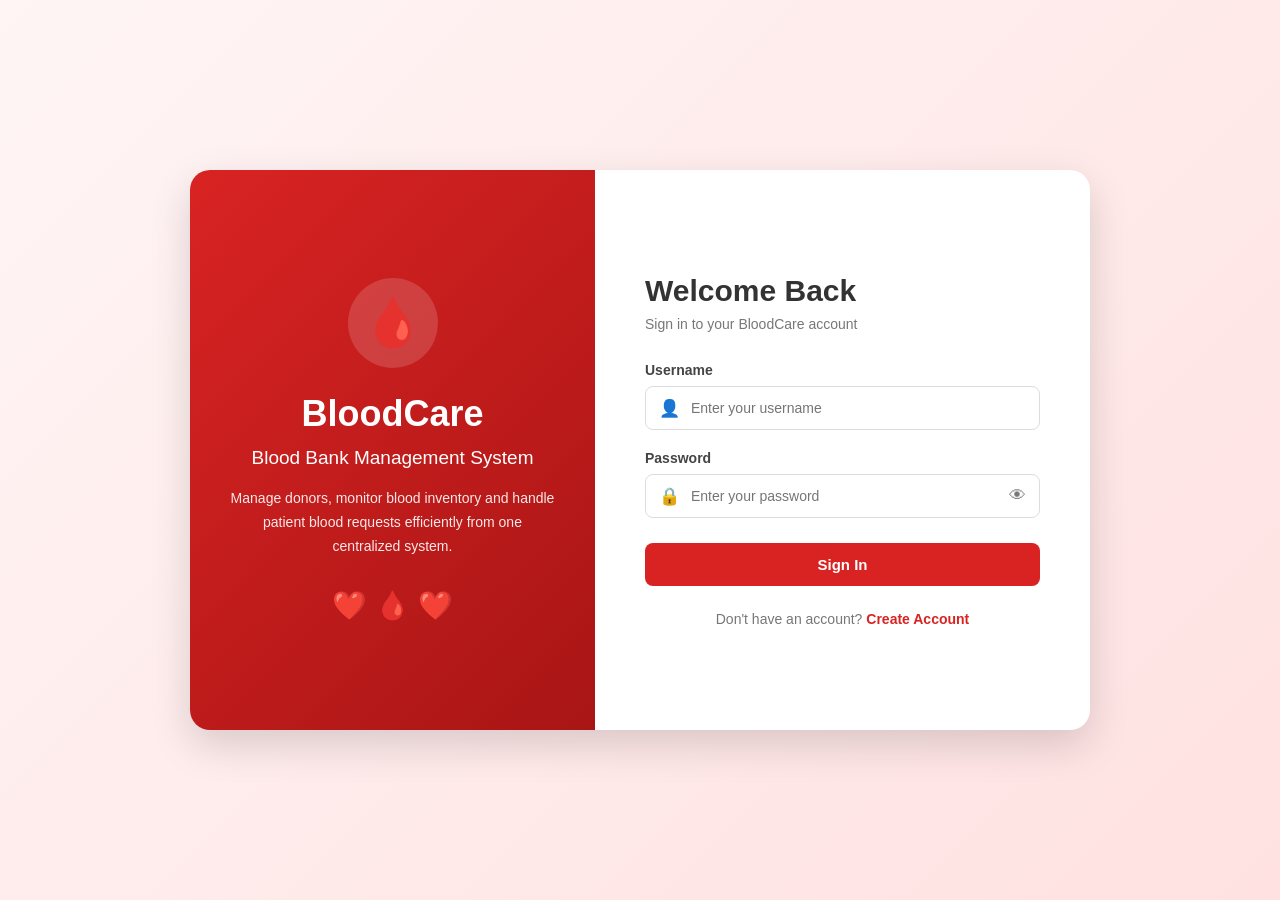
<file: bank/src/main/resources/static/login.html>
<!DOCTYPE html>
<html lang="en">

<head>

    <meta charset="UTF-8">

    <meta name="viewport"
          content="width=device-width, initial-scale=1.0">

    <title>Login - BloodCare</title>


    <style>

        * {
            margin: 0;
            padding: 0;
            box-sizing: border-box;
            font-family: Arial, sans-serif;
        }


        body {

            min-height: 100vh;

            background:
                linear-gradient(
                    135deg,
                    #fff5f5,
                    #ffe1e1
                );

            display: flex;

            align-items: center;

            justify-content: center;

            padding: 20px;
        }


        /* ================= MAIN CONTAINER ================= */

        .container {

            width: 900px;

            max-width: 100%;

            min-height: 560px;

            background: white;

            border-radius: 20px;

            overflow: hidden;

            display: flex;

            box-shadow:
                0 15px 40px
                rgba(0, 0, 0, 0.15);
        }


        /* ================= LEFT SIDE ================= */

        .left-section {

            width: 45%;

            background:
                linear-gradient(
                    135deg,
                    #d92323,
                    #a91515
                );

            color: white;

            padding: 50px 40px;

            display: flex;

            flex-direction: column;

            justify-content: center;

            align-items: center;

            text-align: center;
        }


        .blood-icon {

            width: 90px;

            height: 90px;

            background:
                rgba(255,255,255,0.15);

            border-radius: 50%;

            display: flex;

            align-items: center;

            justify-content: center;

            font-size: 48px;

            margin-bottom: 25px;
        }


        .left-section h1 {

            font-size: 36px;

            margin-bottom: 12px;
        }


        .left-section h3 {

            font-size: 19px;

            font-weight: normal;

            margin-bottom: 18px;
        }


        .left-section p {

            font-size: 14px;

            line-height: 1.7;

            opacity: 0.9;

            max-width: 330px;
        }


        .heart-line {

            margin-top: 30px;

            font-size: 28px;
        }


        /* ================= RIGHT SIDE ================= */

        .right-section {

            width: 55%;

            padding: 50px;

            display: flex;

            flex-direction: column;

            justify-content: center;
        }


        .form-container {

            width: 100%;

            max-width: 400px;

            margin: auto;
        }


        .form-container h2 {

            font-size: 30px;

            color: #333;

            margin-bottom: 8px;
        }


        .form-subtitle {

            color: #777;

            font-size: 14px;

            margin-bottom: 30px;
        }


        /* ================= FORM ================= */

        .form-group {

            margin-bottom: 20px;
        }


        .form-group label {

            display: block;

            font-size: 14px;

            font-weight: bold;

            color: #444;

            margin-bottom: 8px;
        }


        .input-box {

            position: relative;
        }


        .input-icon {

            position: absolute;

            left: 14px;

            top: 50%;

            transform:
                translateY(-50%);

            font-size: 17px;
        }


        .form-group input {

            width: 100%;

            padding: 13px 14px 13px 45px;

            border: 1px solid #ddd;

            border-radius: 8px;

            font-size: 14px;

            outline: none;

            transition: 0.2s;
        }


        .form-group input:focus {

            border-color: #d92323;

            box-shadow:
                0 0 0 3px
                rgba(217,35,35,0.1);
        }


        /* ================= PASSWORD ================= */

        .password-wrapper {

            position: relative;
        }


        .password-wrapper input {

            padding-right: 50px;
        }


        .show-password {

            position: absolute;

            right: 14px;

            top: 50%;

            transform:
                translateY(-50%);

            cursor: pointer;

            color: #777;

            font-size: 17px;
        }


        /* ================= LOGIN BUTTON ================= */

        .login-button {

            width: 100%;

            padding: 13px;

            border: none;

            border-radius: 8px;

            background: #d92323;

            color: white;

            font-size: 15px;

            font-weight: bold;

            cursor: pointer;

            margin-top: 5px;

            transition: 0.2s;
        }


        .login-button:hover {

            background: #b91d1d;

            transform:
                translateY(-1px);
        }


        .login-button:disabled {

            background: #aaa;

            cursor: not-allowed;

            transform: none;
        }


        /* ================= MESSAGE ================= */

        #loginMessage {

            display: none;

            padding: 12px;

            margin-top: 15px;

            border-radius: 7px;

            font-size: 13px;

            text-align: center;
        }


        .error-message {

            background: #fdecec;

            color: #c62828;
        }


        .success-message {

            background: #e8f5e9;

            color: #2e7d32;
        }


        /* ================= CREATE ACCOUNT ================= */

        .create-account {

            text-align: center;

            margin-top: 25px;

            font-size: 14px;

            color: #777;
        }


        .create-account button {

            background: none;

            border: none;

            color: #d92323;

            font-weight: bold;

            cursor: pointer;

            font-size: 14px;
        }


        .create-account button:hover {

            text-decoration: underline;
        }


        /* ================= REGISTER FORM ================= */

        #registerSection {

            display: none;
        }


        .back-login {

            text-align: center;

            margin-top: 20px;

            font-size: 14px;

            color: #777;
        }


        .back-login button {

            background: none;

            border: none;

            color: #d92323;

            font-weight: bold;

            cursor: pointer;

            font-size: 14px;
        }


        /* ================= RESPONSIVE ================= */

        @media (max-width: 750px) {

            .container {

                flex-direction: column;

                width: 500px;
            }


            .left-section {

                width: 100%;

                padding: 35px 25px;
            }


            .left-section h1 {

                font-size: 30px;
            }


            .left-section p {

                display: none;
            }


            .heart-line {

                display: none;
            }


            .right-section {

                width: 100%;

                padding: 35px 25px;
            }

        }

    </style>

</head>


<body>


    <!-- ================= MAIN CONTAINER ================= -->

    <div class="container">


        <!-- ================= LEFT ================= -->

        <div class="left-section">


            <div class="blood-icon">
                🩸
            </div>


            <h1>
                BloodCare
            </h1>


            <h3>
                Blood Bank Management System
            </h3>


            <p>

                Manage donors, monitor blood
                inventory and handle patient
                blood requests efficiently
                from one centralized system.

            </p>


            <div class="heart-line">
                ❤️ 🩸 ❤️
            </div>


        </div>


        <!-- ================= RIGHT ================= -->

        <div class="right-section">


            <div class="form-container">


                <!-- ================= LOGIN ================= -->

                <div id="loginSection">


                    <h2>
                        Welcome Back
                    </h2>


                    <p class="form-subtitle">

                        Sign in to your BloodCare account

                    </p>


                    <form id="loginForm">


                        <!-- USERNAME -->

                        <div class="form-group">


                            <label>
                                Username
                            </label>


                            <div class="input-box">


                                <span class="input-icon">
                                    👤
                                </span>


                                <input
                                    type="text"
                                    id="loginUsername"
                                    placeholder="Enter your username"
                                    required>


                            </div>


                        </div>


                        <!-- PASSWORD -->

                        <div class="form-group">


                            <label>
                                Password
                            </label>


                            <div class="input-box password-wrapper">


                                <span class="input-icon">
                                    🔒
                                </span>


                                <input
                                    type="password"
                                    id="loginPassword"
                                    placeholder="Enter your password"
                                    required>


                                <span
                                    class="show-password"
                                    onclick="togglePassword(
                                        'loginPassword',
                                        this
                                    )">

                                    👁

                                </span>


                            </div>


                        </div>


                        <!-- LOGIN BUTTON -->

                        <button
                            type="submit"
                            class="login-button"
                            id="loginButton">

                            Sign In

                        </button>


                    </form>


                    <!-- MESSAGE -->

                    <div id="loginMessage"></div>


                    <!-- CREATE ACCOUNT -->

                    <div class="create-account">

                        Don't have an account?

                        <button
                            type="button"
                            onclick="showRegister()">

                            Create Account

                        </button>

                    </div>


                </div>


                <!-- ================= REGISTER ================= -->

                <div id="registerSection">


                    <h2>
                        Create Account
                    </h2>


                    <p class="form-subtitle">

                        Create your BloodCare staff account

                    </p>


                    <form id="registerForm">


                        <!-- USERNAME -->

                        <div class="form-group">


                            <label>
                                Username
                            </label>


                            <div class="input-box">


                                <span class="input-icon">
                                    👤
                                </span>


                                <input
                                    type="text"
                                    id="registerUsername"
                                    placeholder="Choose a username"
                                    required>


                            </div>


                        </div>


                        <!-- PASSWORD -->

                        <div class="form-group">


                            <label>
                                Password
                            </label>


                            <div class="input-box password-wrapper">


                                <span class="input-icon">
                                    🔒
                                </span>


                                <input
                                    type="password"
                                    id="registerPassword"
                                    placeholder="Create a password"
                                    required>


                                <span
                                    class="show-password"
                                    onclick="togglePassword(
                                        'registerPassword',
                                        this
                                    )">

                                    👁

                                </span>


                            </div>


                        </div>


                        <!-- CONFIRM PASSWORD -->

                        <div class="form-group">


                            <label>
                                Confirm Password
                            </label>


                            <div class="input-box password-wrapper">


                                <span class="input-icon">
                                    🔒
                                </span>


                                <input
                                    type="password"
                                    id="confirmRegisterPassword"
                                    placeholder="Confirm your password"
                                    required>


                                <span
                                    class="show-password"
                                    onclick="togglePassword(
                                        'confirmRegisterPassword',
                                        this
                                    )">

                                    👁

                                </span>


                            </div>


                        </div>


                        <!-- REGISTER BUTTON -->

                        <button
                            type="submit"
                            class="login-button">

                            Create Account

                        </button>


                    </form>


                    <!-- REGISTER MESSAGE -->

                    <div id="registerMessage"></div>


                    <!-- BACK TO LOGIN -->

                    <div class="back-login">

                        Already have an account?

                        <button
                            type="button"
                            onclick="showLogin()">

                            Sign In

                        </button>

                    </div>


                </div>


            </div>


        </div>


    </div>


    <!-- ================= JAVASCRIPT ================= -->

    <script>


        /* ================= SHOW LOGIN ================= */

        function showLogin() {

            document.getElementById(
                "loginSection"
            ).style.display =
                "block";


            document.getElementById(
                "registerSection"
            ).style.display =
                "none";

        }


        /* ================= SHOW REGISTER ================= */

        function showRegister() {

            document.getElementById(
                "loginSection"
            ).style.display =
                "none";


            document.getElementById(
                "registerSection"
            ).style.display =
                "block";

        }


        /* ================= PASSWORD TOGGLE ================= */

        function togglePassword(
            inputId,
            element
        ) {


            const input =
                document.getElementById(
                    inputId
                );


            if (
                input.type ===
                "password"
            ) {

                input.type =
                    "text";

                element.textContent =
                    "🙈";

            }
            else {

                input.type =
                    "password";

                element.textContent =
                    "👁";

            }

        }


        /* ================= LOGIN ================= */

        document.getElementById(
            "loginForm"
        ).addEventListener(
            "submit",
            async function (event) {

                event.preventDefault();


                const username =
                    document.getElementById(
                        "loginUsername"
                    ).value.trim();


                const password =
                    document.getElementById(
                        "loginPassword"
                    ).value;


                const message =
                    document.getElementById(
                        "loginMessage"
                    );


                const button =
                    document.getElementById(
                        "loginButton"
                    );


                /* CLEAR MESSAGE */

                message.style.display =
                    "none";


                /* DISABLE BUTTON */

                button.disabled =
                    true;

                button.textContent =
                    "Signing In...";


                try {


                    /*
                     * First check login
                     * against Spring Boot.
                     */

                    const loginResponse =
                        await fetch(
                            "/users/login",
                            {

                                method: "POST",

                                headers: {
                                    "Content-Type":
                                        "application/json"
                                },

                                body:
                                    JSON.stringify({

                                        username:
                                            username,

                                        password:
                                            password

                                    })

                            }
                        );


                    const loginResult =
                        await loginResponse.text();


                    /* LOGIN FAILED */

                    if (
                        loginResult !==
                        "Login successful"
                    ) {

                        message.style.display =
                            "block";

                        message.className =
                            "error-message";

                        message.textContent =
                            loginResult ||
                            "Invalid username or password.";

                        return;

                    }


                    /*
                     * Login successful.
                     *
                     * Store Basic Auth credentials
                     * for protected API calls.
                     */

                    const auth =
                        btoa(
                            username +
                            ":" +
                            password
                        );


                    sessionStorage.setItem(
                        "bloodcareAuth",
                        auth
                    );


                    sessionStorage.setItem(
                        "bloodcareUsername",
                        username
                    );


                    /*
                     * Find the user's role.
                     *
                     * We call /users/all using
                     * the logged-in credentials.
                     *
                     * ADMIN and STAFF can both
                     * access this endpoint.
                     */

                    let role =
                        "STAFF";


                    try {


                        const userResponse =
                            await fetch(
                                "/users/all",
                                {

                                    headers: {

                                        "Authorization":
                                            "Basic " +
                                            auth

                                    }

                                }
                            );


                        if (
                            userResponse.ok
                        ) {


                            const users =
                                await userResponse.json();


                            const currentUser =
                                users.find(
                                    function (user) {

                                        return (
                                            user.username
                                                .toLowerCase()
                                            ===
                                            username.toLowerCase()
                                        );

                                    }
                                );


                            if (
                                currentUser &&
                                currentUser.role
                            ) {

                                role =
                                    currentUser.role
                                        .toUpperCase();

                            }

                        }

                    }
                    catch (error) {

                        console.log(
                            "Could not retrieve role."
                        );

                    }


                    sessionStorage.setItem(
                        "bloodcareRole",
                        role
                    );


                    /* SUCCESS */

                    message.style.display =
                        "block";

                    message.className =
                        "success-message";

                    message.textContent =
                        "Login successful. Redirecting...";


                    setTimeout(
                        function () {

                            window.location.href =
                                "/index.html";

                        },
                        700
                    );


                }
                catch (error) {


                    console.error(
                        "Login error:",
                        error
                    );


                    message.style.display =
                        "block";

                    message.className =
                        "error-message";

                    message.textContent =
                        "Unable to connect to the server. Please make sure Spring Boot is running.";

                }
                finally {

                    button.disabled =
                        false;

                    button.textContent =
                        "Sign In";

                }

            }
        );


        /* ================= REGISTER ================= */

        document.getElementById(
            "registerForm"
        ).addEventListener(
            "submit",
            async function (event) {

                event.preventDefault();


                const username =
                    document.getElementById(
                        "registerUsername"
                    ).value.trim();


                const password =
                    document.getElementById(
                        "registerPassword"
                    ).value;


                const confirmPassword =
                    document.getElementById(
                        "confirmRegisterPassword"
                    ).value;


                const message =
                    document.getElementById(
                        "registerMessage"
                    );


                message.style.display =
                    "none";


                /* CHECK USERNAME */

                if (
                    username.length < 3
                ) {

                    message.style.display =
                        "block";

                    message.className =
                        "error-message";

                    message.textContent =
                        "Username must contain at least 3 characters.";

                    return;

                }


                /* CHECK PASSWORD */

                if (
                    password.length < 4
                ) {

                    message.style.display =
                        "block";

                    message.className =
                        "error-message";

                    message.textContent =
                        "Password must contain at least 4 characters.";

                    return;

                }


                /* CHECK PASSWORD MATCH */

                if (
                    password !==
                    confirmPassword
                ) {

                    message.style.display =
                        "block";

                    message.className =
                        "error-message";

                    message.textContent =
                        "Passwords do not match.";

                    return;

                }


                try {


                    const response =
                        await fetch(
                            "/users/register",
                            {

                                method: "POST",

                                headers: {

                                    "Content-Type":
                                        "application/json"

                                },

                                body:
                                    JSON.stringify({

                                        username:
                                            username,

                                        password:
                                            password,

                                        role:
                                            "STAFF"

                                    })

                            }
                        );


                    const result =
                        await response.text();


                    message.style.display =
                        "block";


                    if (
                        result ===
                        "User registered successfully"
                    ) {


                        message.className =
                            "success-message";


                        message.textContent =
                            "Account created successfully. Please sign in.";


                        document.getElementById(
                            "registerForm"
                        ).reset();


                        setTimeout(
                            function () {

                                showLogin();

                                document.getElementById(
                                    "loginUsername"
                                ).value =
                                    username;

                            },
                            1200
                        );


                    }
                    else {


                        message.className =
                            "error-message";


                        message.textContent =
                            result;

                    }


                }
                catch (error) {


                    console.error(
                        "Registration error:",
                        error
                    );


                    message.style.display =
                        "block";


                    message.className =
                        "error-message";


                    message.textContent =
                        "Unable to connect to the server.";

                }

            }
        );

    </script>


</body>

</html>
</file>
